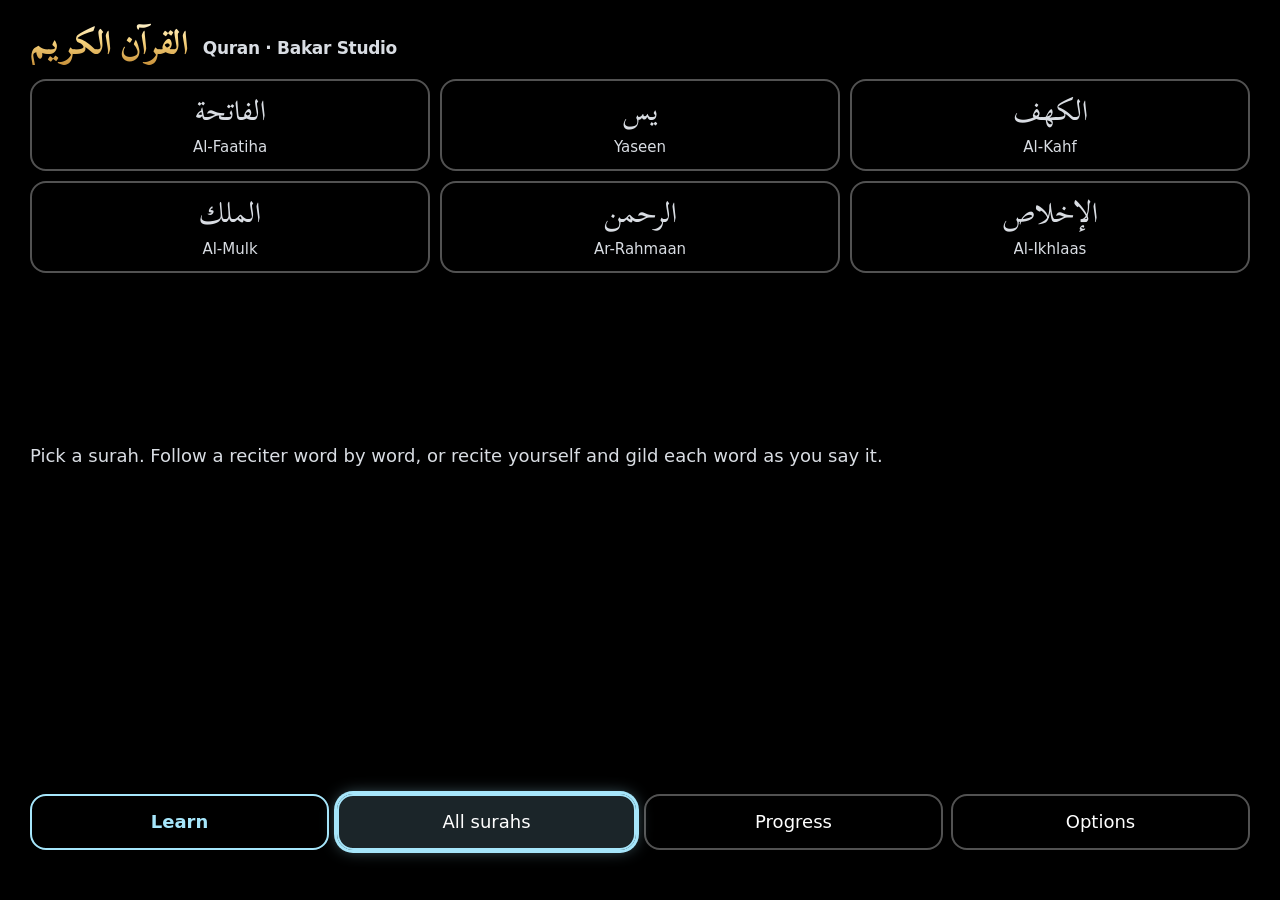
<file: index.html>
<!doctype html>
<html lang="en">
<head>
  <meta charset="utf-8">
  <meta name="viewport" content="width=device-width, initial-scale=1">
  <meta name="application-name" content="Bakar Quran">
  <meta name="apple-mobile-web-app-title" content="Bakar Quran">
  <meta name="description" content="Read a surah, listen to the recitation, and follow each word.">
  <meta name="mrbd-web-app-capable" content="yes">
  <meta name="robots" content="noindex, nofollow">
  <meta name="theme-color" content="#000000">
  <title>Bakar Quran</title>
  <link rel="icon" href="icon.svg" type="image/svg+xml">
  <link rel="manifest" href="manifest.webmanifest">
  <link rel="apple-touch-icon" sizes="192x192" href="icon-192.png">
  <link rel="preconnect" href="https://fonts.googleapis.com">
  <link rel="preconnect" href="https://fonts.gstatic.com" crossorigin>
  <!-- Three Arabic fonts (Options → Arabic font); only the one in use is downloaded. -->
  <link rel="stylesheet" href="https://fonts.googleapis.com/css2?family=Amiri+Quran&family=Noto+Naskh+Arabic:wght@500;700&family=Scheherazade+New:wght@500;700&display=swap">
  <link rel="stylesheet" href="style.css">
</head>
<body>
  <main>
    <!-- Home: carry on where you stopped, or pick a surah. -->
    <section id="home" class="screen" aria-labelledby="homeTitle">
      <header class="head">
        <h1 id="homeTitle"><span class="title-ar" lang="ar" dir="rtl" translate="no">القرآن الكريم</span><span class="title-en">Quran · Bakar Studio</span></h1>
        <span class="headside"><span id="homeNote" class="dim"></span><span class="batt" data-batt hidden></span></span>
      </header>
      <button id="resume" class="card" data-tip="Carry on where you stopped" hidden>
        <span class="eyebrow">Continue</span>
        <span class="cardline"><span id="resumeName" class="big"></span><span id="resumeArabic" class="ar-name" lang="ar" dir="rtl" translate="no"></span></span>
        <span id="resumeMeta" class="dim"></span>
      </button>
      <div id="picks" class="picks"></div>
      <p id="homeHint" class="hint" hidden>Pick a surah. Follow a reciter word by word, or recite yourself and gild each word as you say it.</p>
      <div class="row3">
        <button id="homeLearn" class="pill learn-pill" data-tip="Hands-free: hear it, say it, then from memory"><span>Learn</span></button>
        <button id="allSurahs" class="pill" data-tip="All 114 surahs, in order"><span>All surahs</span></button>
        <button id="homeProgress" class="pill" data-tip="Ayahs you recited, hints and time"><span>Progress</span></button>
        <button id="homeOptions" class="pill" data-tip="Reciter, font, effects and more"><span>Options</span></button>
      </div>
      <p id="tip-home" class="tip" aria-hidden="true"></p>
    </section>

    <!-- All 114 surahs. -->
    <section id="list" class="screen" aria-labelledby="listTitle" hidden>
      <header class="head">
        <h2 id="listTitle" tabindex="-1">Surahs</h2>
        <span id="tip-list" class="dim headtip" data-default="Swipe left or right to jump ten">Swipe left or right to jump ten</span>
      </header>
      <p id="listStatus" role="status" hidden></p>
      <button id="retryList" class="pill" hidden>Retry</button>
      <ol id="surahs" class="surahs"></ol>
    </section>

    <!-- Reader: one ayah at a time. Recited words are gilded; the word being said is brightest. -->
    <section id="reader" class="screen reader" aria-label="Recitation" hidden>
      <header class="topline">
        <span id="where" class="where"></span>
        <span id="who" class="who"><span id="liveDot" class="dot" aria-hidden="true"></span><span id="whoText"></span><span class="batt" data-batt hidden></span></span>
      </header>
      <div class="rule" aria-hidden="true"><span class="rule-gem"></span></div>
      <p id="basmala" class="basmala" lang="ar" dir="rtl" translate="no" hidden></p>
      <div id="textbox" class="textbox" tabindex="-1" aria-label="Ayah text">
        <p id="ayah" class="ayah" lang="ar" dir="rtl" translate="no"></p>
        <span id="comet" class="comet" aria-hidden="true"></span>
      </div>
      <canvas id="fx" class="fx" aria-hidden="true"></canvas>
      <p id="gloss" class="gloss" aria-live="off"></p>
      <p id="meaning" class="meaning"></p>
      <button id="retryAyah" class="pill" hidden>Retry loading ayah</button>
      <p id="arabicSource" class="arabic-source" hidden>
        Arabic only · <a href="https://tanzil.net/">Tanzil Project</a>
        <button id="retryReader" type="button">Retry audio &amp; meanings</button>
      </p>
      <div class="controls">
        <button id="prevAyah" class="round" aria-label="Previous ayah">
          <svg viewBox="0 0 24 24" aria-hidden="true"><path d="M6 5h2.2v14H6zM19 5.6v12.8a.8.8 0 0 1-1.2.7L9.5 12.7a.8.8 0 0 1 0-1.4l8.3-6.4a.8.8 0 0 1 1.2.7z"/></svg>
        </button>
        <button id="play" class="round primary" aria-label="Play">
          <svg id="playIcon" viewBox="0 0 24 24" aria-hidden="true"><path d="M8 5.4v13.2a.9.9 0 0 0 1.4.8l10.2-6.6a.9.9 0 0 0 0-1.6L9.4 4.6A.9.9 0 0 0 8 5.4z"/></svg>
          <svg id="pauseIcon" viewBox="0 0 24 24" aria-hidden="true" hidden><rect x="6" y="5" width="4.2" height="14" rx="1.2"/><rect x="13.8" y="5" width="4.2" height="14" rx="1.2"/></svg>
        </button>
        <button id="hint" class="round primary" aria-label="Hint for the next word" hidden>
          <svg viewBox="0 0 24 24" aria-hidden="true"><path d="M12 2.5a6.8 6.8 0 0 0-4 12.3c.6.5 1 1.2 1 2V18h6v-1.2c0-.8.4-1.5 1-2A6.8 6.8 0 0 0 12 2.5zM9.2 19.6h5.6v1a1.4 1.4 0 0 1-1.4 1.4h-2.8a1.4 1.4 0 0 1-1.4-1.4z"/></svg>
        </button>
        <button id="voice" class="pill android-mic" aria-label="Start Android mic" aria-pressed="false" hidden>
          <span id="voiceLabel">Start Android mic</span>
        </button>
        <button id="nextAyah" class="round" aria-label="Next ayah">
          <svg viewBox="0 0 24 24" aria-hidden="true"><path d="M15.8 5H18v14h-2.2zM5 5.6v12.8a.8.8 0 0 0 1.2.7l8.3-6.4a.8.8 0 0 0 0-1.4L6.2 4.9a.8.8 0 0 0-1.2.7z"/></svg>
        </button>
        <button id="learn" class="round" aria-label="Learn hands-free">
          <svg viewBox="0 0 24 24" aria-hidden="true"><path d="M17 2l4 4-4 4V7H7a3 3 0 0 0-3 3v1H2v-1a5 5 0 0 1 5-5h10V2zM7 22l-4-4 4-4v3h10a3 3 0 0 0 3-3v-1h2v1a5 5 0 0 1-5 5H7v3z"/></svg>
        </button>
        <button id="mode" class="round" aria-label="Recite it yourself">
          <svg id="modeListen" viewBox="0 0 24 24" aria-hidden="true"><path d="M12 3a8 8 0 0 0-8 8v5.5A2.5 2.5 0 0 0 6.5 19H8v-7H6v-1a6 6 0 0 1 12 0v1h-2v7h1.5a2.5 2.5 0 0 0 2.5-2.5V11a8 8 0 0 0-8-8z"/></svg>
          <svg id="modeRecite" viewBox="0 0 24 24" aria-hidden="true" hidden><path d="M9.5 2.8a1.7 1.7 0 0 1 1.7 1.7v6.1l.9-.1V8.3a1.7 1.7 0 1 1 3.4 0v2.5l.6-.1a1.7 1.7 0 0 1 2 1.6v3.4c0 3.6-2.6 6.5-6.1 6.5h-.6a6 6 0 0 1-5-2.7l-2.6-4a1.6 1.6 0 0 1 2.4-2.1l1.6 1.4V4.5a1.7 1.7 0 0 1 1.7-1.7z"/></svg>
        </button>
        <button id="readerOptions" class="round" aria-label="Options">
          <svg viewBox="0 0 24 24" aria-hidden="true"><circle cx="5" cy="12" r="2.2"/><circle cx="12" cy="12" r="2.2"/><circle cx="19" cy="12" r="2.2"/></svg>
        </button>
      </div>
      <p id="tip" class="tip" aria-hidden="true"></p>
      <div id="cue" class="cue" role="status" hidden><span id="cueText"></span><span class="cue-dots" aria-hidden="true"><i></i><i></i><i></i></span></div>
    </section>

    <!-- Progress: what was gilded (by his pinches or his phone's listening) and the hints he used, kept on the glasses. -->
    <section id="progress" class="screen" aria-labelledby="progTitle" hidden>
      <header class="head">
        <h2 id="progTitle" tabindex="-1">Your progress</h2>
        <span id="tip-progress" class="dim headtip" data-default="Kept on these glasses">Kept on these glasses</span>
      </header>
      <div id="progBody" class="progbody"></div>
      <p class="credit">These are the words and ayahs gilded by your pinches or by what your phone heard, and the hints you used. They do not judge your recitation or your tajwīd.</p>
    </section>

    <!-- Options: swipe up/down to pick, left/right to change. -->
    <section id="options" class="screen" aria-labelledby="optTitle" hidden>
      <header class="head">
        <h2 id="optTitle">Options</h2>
        <span id="tip-options" class="dim headtip" data-default="Swipe left or right to change">Swipe left or right to change</span>
      </header>
      <div id="optRows" class="optrows"></div>
      <p class="credit">Arabic reading text from the <a href="https://tanzil.net/">Tanzil Project</a>. Quran.Foundation (Quran.com) supplies online text, word meanings, word audio and timing. English: Saheeh International. Recitations: QuranicAudio; “aligned”: mp3quran.net, timed by Bakar Studio. Follow my voice: mrmuminov’s model, built on NVIDIA FastConformer (CC BY 4.0). Gilding does not check tajwīd.</p>
    </section>

    <div id="toast" class="toast" role="status" aria-live="polite" hidden></div>
  </main>
  <audio id="audio" preload="none"></audio>
  <audio id="wordAudio" preload="none"></audio>
  <audio id="preview" preload="none"></audio>
  <script src="app.js"></script>
</body>
</html>
</file>
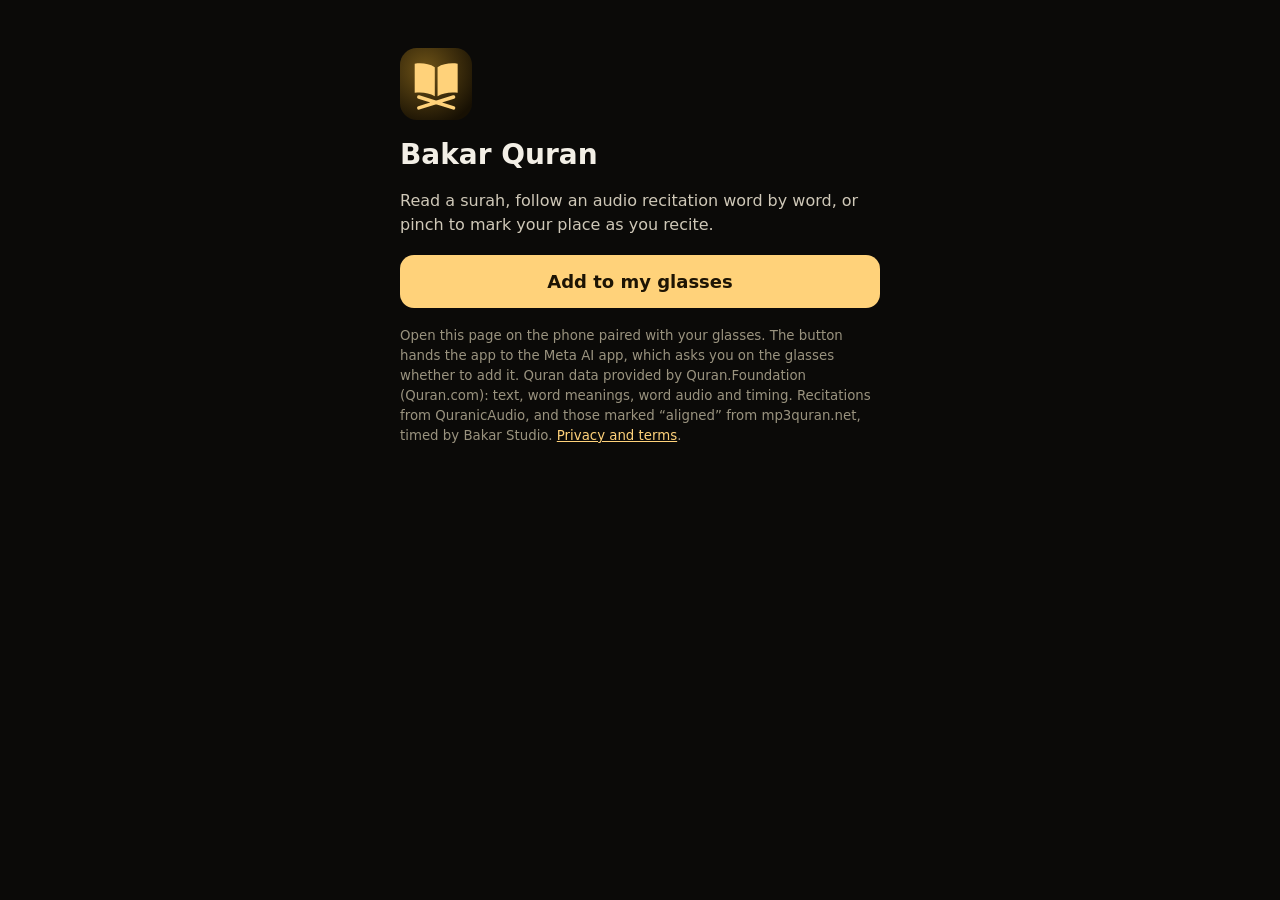
<file: install.html>
<!doctype html>
<html lang="en">
<head>
  <meta charset="utf-8">
  <meta name="viewport" content="width=device-width, initial-scale=1">
  <meta name="robots" content="noindex, nofollow">
  <title>Add Bakar Quran to your glasses</title>
  <link rel="icon" href="icon.svg" type="image/svg+xml">
  <style>
    :root { color-scheme: dark; }
    html, body { margin: 0; background: #0b0a08; color: #f3efe6; font-family: system-ui, -apple-system, "Segoe UI", Roboto, sans-serif; }
    main { max-inline-size: 30rem; margin: 0 auto; padding: 48px 20px; display: flex; flex-direction: column; gap: 18px; }
    img { inline-size: 72px; block-size: 72px; }
    h1 { margin: 0; font-size: 28px; }
    p { margin: 0; line-height: 1.5; color: #cfc8b8; }
    a.add { display: block; text-align: center; padding: 16px 20px; border-radius: 14px; background: #ffd27a; color: #1d1404; font-weight: 700; font-size: 18px; text-decoration: none; }
    a.add:focus-visible { outline: 3px solid #fff; outline-offset: 3px; }
    small { color: #9a937f; line-height: 1.5; }
  </style>
</head>
<body>
  <main>
    <img src="icon.svg" alt="">
    <h1>Bakar Quran</h1>
    <p>Read a surah, follow an audio recitation word by word, or pinch to mark your place as you recite.</p>
    <a class="add" href="fb-viewapp://web_app_deep_link?appName=Quran%20Glass&amp;appUrl=https%3A%2F%2Fbaklarrrr.github.io%2Fquran-glass%2F">Add to my glasses</a>
    <small>Open this page on the phone paired with your glasses. The button hands the app to the Meta AI app, which asks you on the glasses whether to add it. Quran data provided by Quran.Foundation (Quran.com): text, word meanings, word audio and timing. Recitations from QuranicAudio, and those marked “aligned” from mp3quran.net, timed by Bakar Studio. <a href="privacy.html" style="color:#ffd27a">Privacy and terms</a>.</small>
  </main>
</body>
</html>
</file>
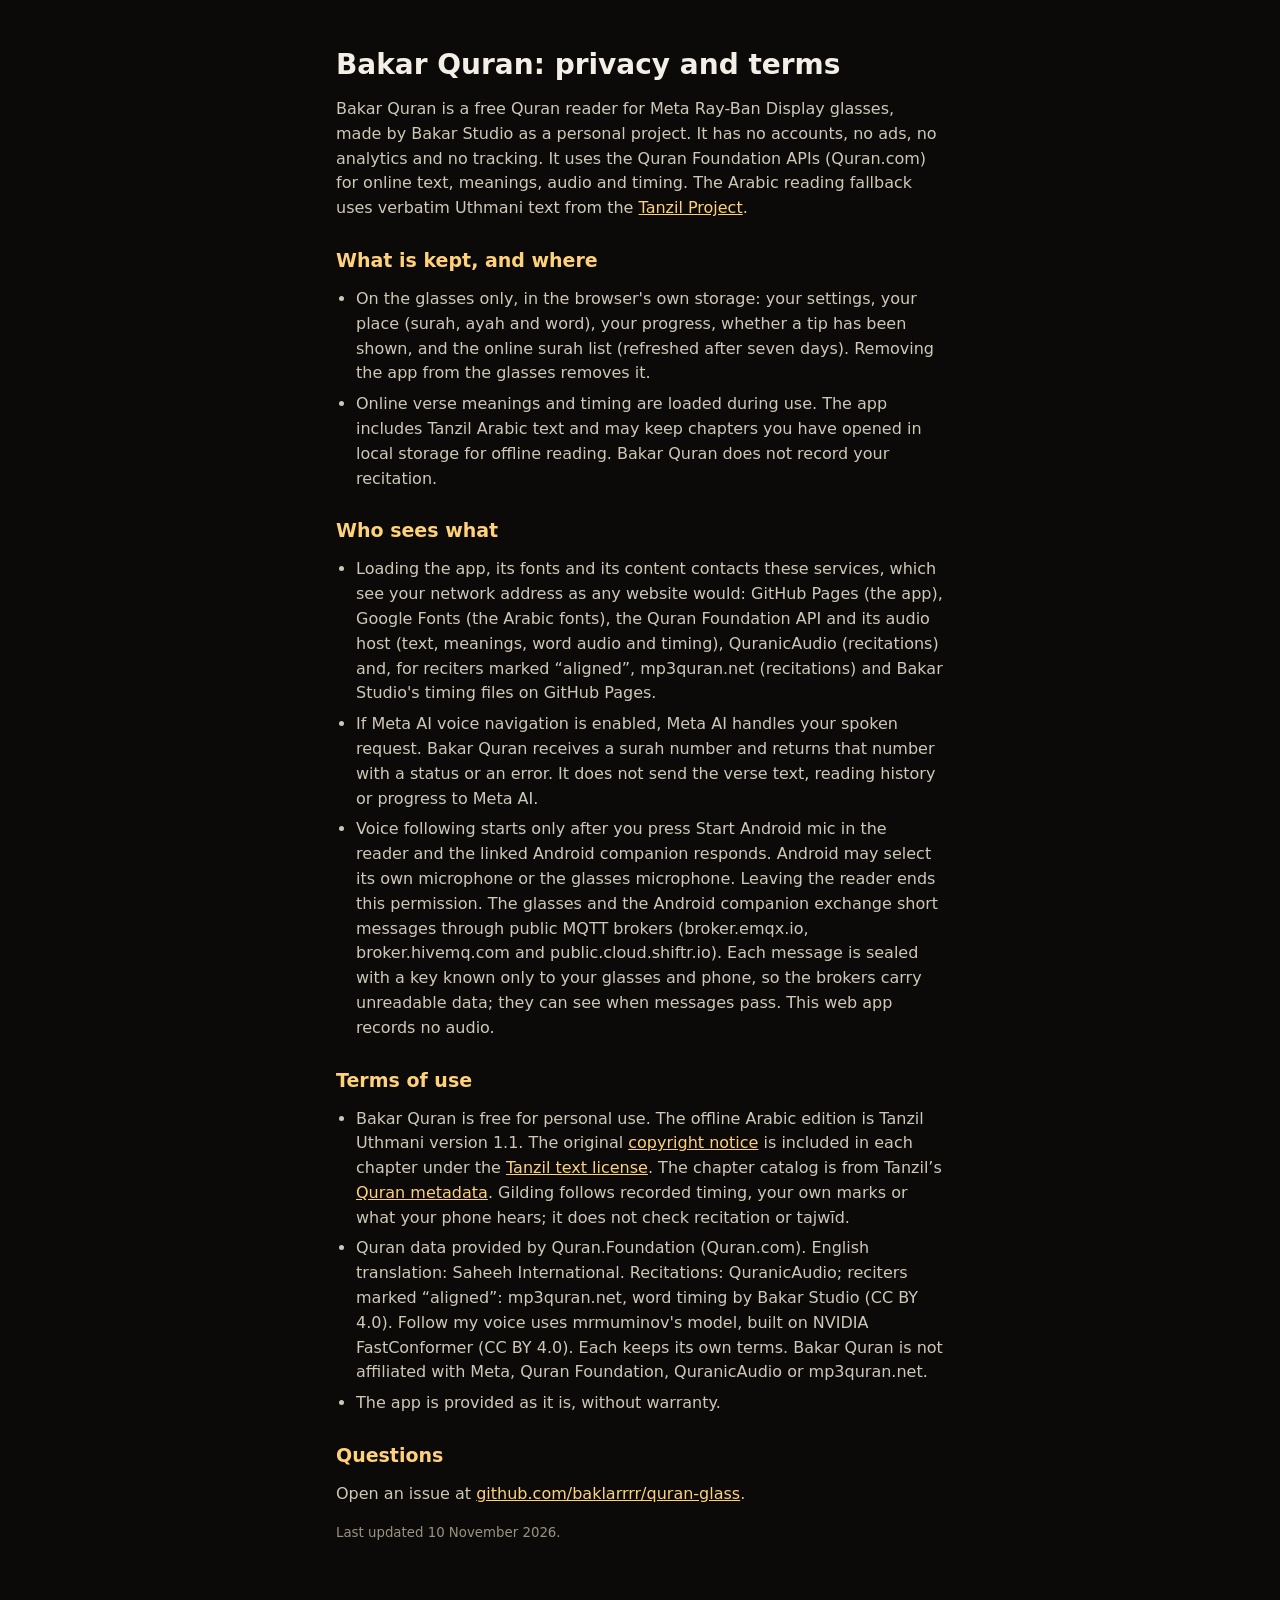
<file: privacy.html>
<!doctype html>
<html lang="en">
<head>
  <meta charset="utf-8">
  <meta name="viewport" content="width=device-width, initial-scale=1">
  <title>Bakar Quran: privacy and terms</title>
  <link rel="icon" href="icon.svg" type="image/svg+xml">
  <style>
    :root { color-scheme: dark; }
    html, body { margin: 0; background: #0b0a08; color: #f3efe6; font-family: system-ui, -apple-system, "Segoe UI", Roboto, sans-serif; }
    main { max-inline-size: 38rem; margin: 0 auto; padding: 48px 20px 64px; display: flex; flex-direction: column; gap: 16px; }
    h1 { margin: 0; font-size: 28px; }
    h2 { margin: 12px 0 0; font-size: 19px; color: #ffd27a; }
    p, li { margin: 0; line-height: 1.55; color: #cfc8b8; }
    ul { margin: 0; padding-inline-start: 20px; display: flex; flex-direction: column; gap: 6px; }
    a { color: #ffd27a; }
    small { color: #9a937f; line-height: 1.5; }
  </style>
</head>
<body>
  <main>
    <h1>Bakar Quran: privacy and terms</h1>
    <p>Bakar Quran is a free Quran reader for Meta Ray-Ban Display glasses, made by Bakar Studio as a personal
      project. It has no accounts, no ads, no analytics and no tracking. It uses the Quran Foundation APIs
      (Quran.com) for online text, meanings, audio and timing. The Arabic reading fallback uses verbatim Uthmani text from the <a href="https://tanzil.net/">Tanzil Project</a>.</p>

    <h2>What is kept, and where</h2>
    <ul>
      <li>On the glasses only, in the browser's own storage: your settings, your place (surah, ayah and word),
        your progress, whether a tip has been shown, and the online surah list (refreshed after seven days). Removing the app from the glasses removes it.</li>
      <li>Online verse meanings and timing are loaded during use. The app includes Tanzil Arabic text and may keep chapters you have opened in local storage for offline reading. Bakar Quran does not record your recitation.</li>
    </ul>

    <h2>Who sees what</h2>
    <ul>
      <li>Loading the app, its fonts and its content contacts these services, which see your network address as any
        website would: GitHub Pages (the app), Google Fonts (the Arabic fonts), the Quran Foundation API and its
        audio host (text, meanings, word audio and timing), QuranicAudio (recitations) and, for reciters marked
        “aligned”, mp3quran.net (recitations) and Bakar Studio's timing files on GitHub Pages.</li>
      <li>If Meta AI voice navigation is enabled, Meta AI handles your spoken request. Bakar Quran receives a surah number and returns that number with a status or an error. It does not send the verse text, reading history or progress to Meta AI.</li>
      <li>Voice following starts only after you press Start Android mic in the reader and the linked Android companion responds. Android may select its own microphone or the glasses microphone. Leaving the reader ends this permission. The glasses and the Android companion exchange short
        messages through public MQTT brokers (broker.emqx.io, broker.hivemq.com and
        public.cloud.shiftr.io). Each message is sealed with a key known only to your glasses and phone, so the
        brokers carry unreadable data; they can see when messages pass. This web app records no audio.</li>
    </ul>

    <h2>Terms of use</h2>
    <ul>
      <li>Bakar Quran is free for personal use. The offline Arabic edition is Tanzil Uthmani version 1.1. The original <a href="tanzil/NOTICE.txt">copyright notice</a> is included in each chapter under the <a href="https://tanzil.net/docs/Text_License">Tanzil text license</a>. The chapter catalog is from Tanzil’s <a href="https://tanzil.net/docs/Quran_Metadata">Quran metadata</a>. Gilding follows recorded timing, your own marks or what your phone hears; it does not check
        recitation or tajwīd.</li>
      <li>Quran data provided by Quran.Foundation (Quran.com). English translation: Saheeh International.
        Recitations: QuranicAudio; reciters marked “aligned”: mp3quran.net, word timing by Bakar Studio
        (CC BY 4.0). Follow my voice uses mrmuminov's model, built on NVIDIA FastConformer (CC BY 4.0). Each keeps
        its own terms. Bakar Quran is not affiliated with Meta, Quran Foundation, QuranicAudio or mp3quran.net.</li>
      <li>The app is provided as it is, without warranty.</li>
    </ul>

    <h2>Questions</h2>
    <p>Open an issue at <a href="https://github.com/baklarrrr/quran-glass/issues">github.com/baklarrrr/quran-glass</a>.</p>
    <small>Last updated 10 November 2026.</small>
  </main>
</body>
</html>
</file>
<file: style.css>
/* Bakar Quran on Meta Ray-Ban Display.
   The display is additive: black adds no light and reads as see-through, so the page stays black and
   only the words, a few hairlines and the focus glow are lit. Words not yet recited are a warm,
   restful white (in Recite myself the next one to say is in full light); recited words are gilded; the
   word being said is the brightest gold. Nothing moves on its own: the gilding advances only with the
   reciter or with the wearer's own marks. */
:root {
  --ink: #ffffff;
  --word: #ece7dc;              /* calm, slightly warm white */
  --word-ahead: rgba(236, 231, 220, 0.7); /* words still to come: dimmer than gold, so the eye follows the gilding */
  --soft: #d9dde3;
  --dim: #9aa3ad;
  --hair: rgba(255, 255, 255, 0.32);
  --gold: #ffd27a;
  --gold-soft: rgba(255, 210, 122, 0.18);
  /* One language with the desktop app: cool light is "now" and focus; gold only ever means finished or heard. */
  --now: #a6e6fb;
  --now-lit: #8fe0fa;
  --now-soft: rgba(166, 230, 251, 0.16);
  --brass: #c9b98f;
  --glow: 0 0 0 3px var(--now), 0 0 16px rgba(166, 230, 251, 0.45);
  /* Gilding: pale highlight at the top of the letters, deep gold at the base. */
  --gilt: linear-gradient(180deg, #fff3cf 0%, #f6d27c 46%, #c9923b 100%);
  --gilt-now: linear-gradient(180deg, #fffdf4 0%, #ffe7a8 42%, #f4bf55 100%);
  /* Fainter gilding for a word the phone did not catch clearly (Follow my voice). */
  --gilt-faint: linear-gradient(180deg, #e6d6ad 0%, #d6b56c 46%, #a97f3b 100%);
  /* Scheherazade New by default: open letterforms and sturdy strokes read best on the see-through
     display, and it carries every Uthmani mark. Amiri Quran and Noto Naskh are in Options → Arabic font. */
  --arabic: "Scheherazade New", "Amiri Quran", "Noto Naskh Arabic", serif;
  --arabic-weight: 500;
  --arabic-bold: 700;
}
/* Amiri Quran has one weight only; a synthetic bold would smear it. */
html[data-script="amiri"] { --arabic: "Amiri Quran", "Scheherazade New", serif; --arabic-weight: 400; --arabic-bold: 400; }
html[data-script="noto"] { --arabic: "Noto Naskh Arabic", "Scheherazade New", serif; --arabic-weight: 500; --arabic-bold: 700; }

* { box-sizing: border-box; }
[hidden] { display: none !important; }

html, body {
  margin: 0;
  inline-size: 100%;
  block-size: 100%;
  background: #000;
  color: var(--ink);
  font-family: system-ui, -apple-system, "Segoe UI", Roboto, sans-serif;
  -webkit-font-smoothing: antialiased;
}

main { block-size: 100%; position: relative; }

.screen {
  display: flex;
  flex-direction: column;
  gap: 14px;
  block-size: 100%;
  padding: 22px 30px 18px;
  overflow: hidden;
}

svg { fill: currentColor; }
p { margin: 0; }
h1, h2 { margin: 0; font-weight: 750; letter-spacing: -0.01em; }
h1 { font-size: 32px; }
h2 { font-size: 27px; }
h2:focus { outline: none; }
.dim { color: var(--dim); font-size: 15px; }
.head { display: flex; align-items: baseline; justify-content: space-between; gap: 12px; flex: none; }
/* Header explanations double as the screen's tip line: the focused row's explanation replaces the
   default text, then fades back. */
.headtip { text-align: end; min-inline-size: 0; white-space: nowrap; overflow: hidden; text-overflow: ellipsis; transition: color 160ms ease; }
.headtip.on { color: var(--now); }
.headside { display: inline-flex; align-items: center; gap: 12px; }

/* Home title: the name of the Book in gilded script, the app's name small beside it. */
h1 { display: flex; align-items: baseline; gap: 14px; }
.title-ar {
  font-family: var(--arabic); font-weight: var(--arabic-bold); font-size: 34px; line-height: 1.25;
  background: var(--gilt); -webkit-background-clip: text; background-clip: text; color: transparent;
}
.title-en { font-size: 17px; font-weight: 600; color: var(--soft); }

/* Glasses battery, when the browser reports it. */
.batt { display: inline-flex; align-items: center; gap: 5px; font-size: 14px; color: var(--dim); font-variant-numeric: tabular-nums; }
.batt svg { inline-size: 20px; block-size: 12px; }
.batt.low { color: #ff9d8a; }
.batt.charging { color: var(--now); }

button {
  display: inline-grid; place-items: center;
  border: 2px solid var(--hair); background: transparent; color: var(--ink);
  font: inherit; cursor: pointer; padding: 0; outline: none;
  -webkit-tap-highlight-color: transparent;
}
button:focus { border-color: var(--now); background: var(--now-soft); box-shadow: var(--glow); }
button:active { transform: scale(0.95); }
button[disabled] { opacity: 0.35; }

/* ---- home ---------------------------------------------------------------------------------- */
.card {
  display: flex; flex-direction: column; align-items: flex-start; gap: 4px;
  inline-size: 100%; padding: 14px 20px 16px; border-radius: 20px; text-align: start; flex: none;
}
.eyebrow { font-size: 16px; font-weight: 600; color: var(--now); }
.cardline { display: flex; align-items: baseline; justify-content: space-between; gap: 16px; inline-size: 100%; }
.big { font-size: 30px; font-weight: 750; }
.ar-name { font-family: var(--arabic); font-weight: var(--arabic-weight); font-size: 34px; line-height: 1.2; color: var(--soft); }
button:focus .ar-name { background: var(--gilt); -webkit-background-clip: text; background-clip: text; color: transparent; }
.picks { display: grid; grid-template-columns: repeat(3, minmax(0, 1fr)); gap: 10px; flex: none; }
.pick { display: flex; flex-direction: column; align-items: center; gap: 2px; padding: 6px 6px 10px; border-radius: 16px; min-block-size: 92px; }
.pick .ar-name { font-size: 28px; line-height: 1.75; }
.pick .en { font-size: 15px; line-height: 1.2; color: var(--soft); white-space: nowrap; overflow: hidden; text-overflow: ellipsis; max-inline-size: 100%; }
.hint { font-size: 18px; line-height: 1.4; color: var(--soft); margin: auto 0; }
.row3 { display: grid; grid-template-columns: repeat(4, minmax(0, 1fr)); gap: 8px; flex: none; margin-top: auto; }
.row3 .pill { font-size: 18px; }
.row3 .learn-pill { border-color: var(--now); color: var(--now); font-weight: 650; }
.pill { block-size: 56px; border-radius: 16px; font-size: 19px; }

/* ---- surah list ------------------------------------------------------------------------------ */
.surahs { list-style: none; margin: 0; padding: 8px 12px 14px; display: flex; flex-direction: column; gap: 8px; min-block-size: 0; overflow: auto; scrollbar-width: none; }
.surahs::-webkit-scrollbar { display: none; }
.surahs button {
  inline-size: 100%; display: grid; grid-template-columns: 44px minmax(0, 1fr) auto; align-items: center; justify-items: start; gap: 14px;
  padding: 6px 16px; border-radius: 16px; border-width: 1.5px; text-align: start; min-block-size: 64px;
}
.surahs button .num { justify-self: center; }
.surahs button .ar-name { justify-self: end; line-height: 1.6; }
.num { font-size: 17px; color: var(--dim); font-variant-numeric: tabular-nums; text-align: center; }
.names { min-inline-size: 0; display: flex; flex-direction: column; }
.names .en { font-size: 20px; white-space: nowrap; overflow: hidden; text-overflow: ellipsis; }
.names .sub { font-size: 14px; color: var(--dim); white-space: nowrap; overflow: hidden; text-overflow: ellipsis; }
.surahs .ar-name { font-size: 26px; }
.surahs button:focus .num { color: var(--now); }

/* ---- reader --------------------------------------------------------------------------------- */
.reader { gap: 10px; padding-block-end: 12px; position: relative; }
.topline { display: flex; align-items: center; justify-content: space-between; gap: 12px; font-size: 15px; color: var(--dim); flex: none; min-block-size: 20px; }
/* The place (surah and ayah) is never trimmed; if anything has to give, it is the end of the status. */
.where { flex: none; white-space: nowrap; color: var(--soft); } /* carries the surah and ayah: readable outdoors */
.who { display: inline-flex; align-items: center; gap: 8px; min-inline-size: 0; white-space: nowrap; font-variant-numeric: tabular-nums; }
#whoText { min-inline-size: 0; overflow: hidden; text-overflow: ellipsis; }
.dot { inline-size: 8px; block-size: 8px; border-radius: 50%; background: var(--dim); }
.dot.live { background: var(--now); box-shadow: 0 0 8px var(--now); }
/* A fine gold rule under the top line with a small lozenge at its centre: with the ayah medallion,
   the only ornament. */
.rule {
  flex: none; position: relative; block-size: 1px; margin-block: -4px 0;
  background: linear-gradient(90deg, transparent, rgba(201, 185, 143, 0.5) 20%, rgba(201, 185, 143, 0.5) 80%, transparent);
}
.rule-gem {
  position: absolute; inset-inline-start: 50%; inset-block-start: 50%; inline-size: 7px; block-size: 7px;
  margin: -3.5px 0 0 -3.5px; transform: rotate(45deg); border: 1px solid rgba(201, 185, 143, 0.8); background: #000;
}

/* Its own layer, so the streak can pass behind the letters. */
.textbox { flex: 1; min-block-size: 0; overflow: hidden auto; scrollbar-width: none; display: flex; border-radius: 18px; outline: none; position: relative; isolation: isolate; }
.textbox::-webkit-scrollbar { display: none; }
/* In Recite myself the text itself takes the pinches; a gold frame says so (strong enough to read
   over a bright sky). */
.textbox:focus { box-shadow: inset 0 0 0 2px var(--now); }
.ayah {
  margin: auto 0; inline-size: 100%; padding-inline: 6px;
  font-family: var(--arabic); font-weight: var(--arabic-weight); font-size: 44px; line-height: 1.95; text-align: center;
  word-spacing: 0.06em; color: var(--word);
}
/* Light follows the recitation: words still to come are the dimmest, gilded words glow gold and the
   word being said is the brightest thing on screen. */
/* A word never breaks across lines: Quran.com sends a pause sign inside its word after a space, and a
   break there carried the sign to the next line, over another word. */
.ayah .w { position: relative; color: var(--word-ahead); white-space: nowrap; }
.ayah .w.said, .ayah .w.now, .ayah .end.done {
  background: var(--gilt);
  -webkit-background-clip: text; background-clip: text;
  color: transparent;
  /* The gold is painted inside each word's box; pause marks such as ۛ and ۚ sit just outside the
     glyph box, so the box is widened (without moving anything) to keep them. */
  padding: 0.34em 0.3em; margin: -0.34em -0.3em;
}
/* The word being said: the brightest gold, a soft halo, and a gold line under it that does not rely
   on colour alone. */
.ayah .w.now {
  background: linear-gradient(to left, var(--now-lit) calc(var(--f, 0) * 100% - 5%), var(--word) calc(var(--f, 0) * 100% + 5%));
  -webkit-background-clip: text; background-clip: text;
  filter: drop-shadow(0 0 7px rgba(126, 214, 240, 0.5));
  text-decoration: underline 2px var(--now); text-decoration-skip-ink: none; text-underline-offset: 0.42em;
}
/* Effects off or Reduce Motion: the word is simply lit, with no moving edge. */
.fx-off .ayah .w.now { background: none; color: var(--now-lit); filter: none; }
/* Follow my voice: a word the phone heard but could not make out is gilded in a fainter gold, with no
   line of its own (dotted lines belong to Memorise and hints). It stays brighter than the words still
   to come, and the reader says once what it means. */
.ayah .w.said.unclear { background: var(--gilt-faint); -webkit-background-clip: text; background-clip: text; }
/* Where the wearer is in Recite myself: the word to say next is in full light, brighter than the gold
   behind it, with a gold line under it at the text (not the box). */
.ayah .w.next {
  color: var(--word);
  text-decoration: underline 2px var(--now); text-decoration-skip-ink: none; text-underline-offset: 0.42em;
}
.ayah .w.veiled {
  color: transparent;
  text-decoration: underline dotted 2px rgba(255, 255, 255, 0.35); text-decoration-skip-ink: none; text-underline-offset: 0.42em;
}
.ayah .w.veiled.next { text-decoration-color: var(--now); }
/* Hint, step one in Memorise: the first letter shows where the hidden word begins. */
.ayah .w.lettered::before {
  content: attr(data-first); position: absolute; inset-inline-start: 0; inset-block-start: 0;
  color: var(--gold);
}
/* Hint, step two: the word itself, still to be gilded by the wearer's own mark. */
.ayah .w.hinted {
  color: var(--word); opacity: 0.8;
  text-decoration: underline dotted 2px rgba(255, 210, 122, 0.75); text-decoration-skip-ink: none; text-underline-offset: 0.42em;
}
/* Solid gold: it carries the ayah number, and fine lines at lower light vanish outdoors. */
.ayah .end { color: var(--brass); font-size: 0.82em; }
.ayah .end.done { filter: drop-shadow(0 0 6px rgba(255, 196, 90, 0.5)); }
.ayah.loading { font-family: inherit; font-size: 20px; color: var(--dim); }

/* ---- effects (Options → Effects; off with reduced motion). All run once on a change, none idle. */
/* Gilding arrives as a light passing through the letters, in reading direction (right to left). */
@keyframes gild-sweep { from { background-position: 0% 0, 0 0; } to { background-position: 100% 0, 0 0; } }
.fx-calm .ayah .w.said.sweep, .fx-full .ayah .w.said.sweep {
  background: linear-gradient(100deg, transparent 38%, #fff3cf 50%, transparent 62%), var(--gilt);
  background-size: 300% 100%, 100% 100%;
  -webkit-background-clip: text; background-clip: text;
  animation: gild-sweep 760ms cubic-bezier(0.3, 0.2, 0.5, 0.95) 1;
}
.fx-calm .ayah .w.said.unclear.sweep, .fx-full .ayah .w.said.unclear.sweep {
  background: linear-gradient(100deg, transparent 38%, #fff3cf 50%, transparent 62%), var(--gilt-faint);
  background-size: 300% 100%, 100% 100%;
  -webkit-background-clip: text; background-clip: text;
}
/* A soft streak from the last word to the word now being said (Follow the reciter). */
.comet {
  position: absolute; inset-block-start: 0; inset-inline-start: 0; inline-size: 0; block-size: 0;
  border-radius: 999px; pointer-events: none; opacity: 0; z-index: -1;
  background: radial-gradient(closest-side, rgba(190, 238, 252, 0.75), rgba(126, 214, 240, 0.26) 60%, transparent);
  filter: blur(6px);
}
/* Gold sparks when an ayah is complete. */
.fx { position: absolute; inset: 0; inline-size: 100%; block-size: 100%; pointer-events: none; }

.gloss { flex: none; min-block-size: 26px; text-align: center; font-size: 20px; color: var(--gold); white-space: nowrap; overflow: hidden; text-overflow: ellipsis; }
.gloss .tr { color: var(--soft); font-style: italic; }
/* Three lines of the English meaning; a longer one moves on with the recitation a line at a time and
   fades at the bottom while more follows (it was cut off in 18.5% of ayahs). */
.meaning {
  flex: none; font-size: 17px; line-height: 1.32; color: var(--soft); text-align: center;
  max-block-size: calc(3 * 1.32em); overflow: hidden;
}
.meaning.more { -webkit-mask-image: linear-gradient(to bottom, #000 64%, transparent); mask-image: linear-gradient(to bottom, #000 64%, transparent); }

.controls { display: flex; justify-content: center; align-items: center; gap: 14px; flex: none; }
.round { border-radius: 50%; inline-size: 64px; block-size: 64px; position: relative; }
.round svg { inline-size: 28px; block-size: 28px; }
/* Softer than pure white at rest, so the gilded text stays the brightest thing; focus makes it gold. */
.round.primary { inline-size: 80px; block-size: 80px; border: 3px solid rgba(236, 231, 220, 0.6); }
.round.primary svg { inline-size: 38px; block-size: 38px; }
#hint.primary { border-color: var(--now); color: var(--now); }
/* Listening: the microphone button fills with gold light only while the phone says it is listening
   (not while asking or getting ready; the top line says those), the Hint button beside it is a ring
   only, and the top line says Listening in gold. */
#voice.on { border-color: rgba(255, 210, 122, 0.85); color: var(--gold); background: var(--gold-soft); }
.who.listening { color: var(--gold); }
/* One line always, so a tip never shifts the text above it. */
.tip { flex: none; min-block-size: 22px; text-align: center; font-size: 17px; font-weight: 650; color: var(--now); opacity: 0; margin-block-start: -4px; white-space: nowrap; overflow: hidden; text-overflow: ellipsis; }
.tip.on { opacity: 1; }

/* ---- progress ------------------------------------------------------------------------------- */
.progbody { display: flex; flex-direction: column; gap: 10px; min-block-size: 0; overflow: auto; scrollbar-width: none; padding: 3px 4px 6px; }
.progbody::-webkit-scrollbar { display: none; }
.prow { flex: none; padding: 10px 16px 12px; border: 1.5px solid var(--hair); border-radius: 16px; outline: none; }
.prow:focus { border-color: var(--now); background: var(--now-soft); box-shadow: var(--glow); }
.prow .lab { font-size: 13px; letter-spacing: 0.06em; text-transform: uppercase; color: var(--dim); }
.prow .val { font-size: 21px; font-weight: 700; margin-block-start: 2px; }
.prow .sub { font-size: 15px; color: var(--soft); margin-block-start: 2px; }
.bar { block-size: 4px; border-radius: 2px; background: rgba(255, 255, 255, 0.18); margin-block-start: 8px; overflow: hidden; }
.bar > span { display: block; block-size: 100%; background: var(--gilt); }
.prow ol { list-style: none; margin: 4px 0 0; padding: 0; display: flex; flex-direction: column; gap: 3px; font-size: 15px; color: var(--soft); }

/* ---- options -------------------------------------------------------------------------------- */
.optrows { display: flex; flex-direction: column; gap: 8px; min-block-size: 0; overflow: auto; scrollbar-width: none; padding: 8px 12px 14px; } /* room for the focus glow */
.optrows::-webkit-scrollbar { display: none; }
.orow {
  flex: none; display: grid; grid-template-columns: 150px minmax(0, 1fr); align-items: center; gap: 12px;
  min-block-size: 54px; padding: 0 16px; border: 1.5px solid var(--hair); border-radius: 16px; outline: none;
}
.orow .lab { font-size: 19px; }
.orow .val { display: flex; justify-content: space-between; align-items: center; font-size: 19px; font-weight: 700; min-inline-size: 0; }
.orow .val .v { white-space: nowrap; overflow: hidden; text-overflow: ellipsis; padding: 0 6px; }
.orow .arrow { color: var(--dim); font-size: 26px; line-height: 1; }
.orow:focus { border-color: var(--now); background: var(--now-soft); box-shadow: var(--glow); }
.orow:focus .arrow { color: var(--now); }
/* Arabic font: a word in the chosen font beside its name. */
.orow .val .sample { font-family: var(--arabic); font-weight: var(--arabic-weight); font-size: 24px; line-height: 1.3; color: var(--gold); white-space: nowrap; }
/* While a reciter's voice previews, its name carries a small gold sound mark. */
.orow.previewing .v::after { content: " ♪"; color: var(--gold); }
/* The reset row is an action, not a choice: one centred label. */
.orow.action { grid-template-columns: 1fr; text-align: center; }
.orow.action .lab { font-weight: 700; }
.orow.action.armed { border-color: rgba(255, 157, 138, 0.9); }
/* Armed for the second pinch: the focus ring itself turns warning red, so it is not hidden under gold. */
.orow.action.armed:focus { border-color: #ff9d8a; background: rgba(255, 157, 138, 0.16); box-shadow: 0 0 0 3px #ff9d8a, 0 0 16px rgba(255, 157, 138, 0.5); }
.orow.action.armed .lab { color: #ffb8a8; }
/* Armed, the list of what Reset restores takes the whole header line for its three seconds. The title
   keeps its space, so nothing below moves. */
#options.resetting .head { position: relative; }
#options.resetting .head h2 { visibility: hidden; }
#options.resetting .headtip { position: absolute; inset-inline: 0; inset-block-start: 50%; transform: translateY(-50%); text-align: start; }
.credit { flex: none; margin-top: auto; font-size: 13px; line-height: 1.35; color: var(--dim); text-wrap: pretty; } /* no lone last word */

/* ---- toast ---------------------------------------------------------------------------------- */
.toasting .topline, .toasting .head { opacity: 0; }
.toast {
  position: absolute; inset-inline: 0; inset-block-start: 14px; margin-inline: auto; inline-size: max-content; max-inline-size: 84%;
  padding: 8px 18px; border-radius: 999px; border: 1.5px solid rgba(166, 230, 251, 0.6);
  /* A faint cool light, opaque, so the rule and the text's frame
     under a two-line message never run through its words. */
  color: var(--ink); font-size: 17px; background: rgb(20, 34, 40); text-wrap: balance; text-align: center;
}
/* In the reader a message stays above the text, even on the longest ayah: smaller type nearer the top,
   so two lines end at 54.5 px and the text box starts at 59 px. */
.reader:not([hidden]) ~ .toast { inset-block-start: 4px; padding: 5px 16px; font-size: 15px; line-height: 1.25; max-inline-size: 90%; }

/* ---- the recital: while a reciter plays and nothing is pressed, the lens belongs to the ayah --------- */
.stage .controls { opacity: 0; pointer-events: none; }
.stage .tip { opacity: 0; }
.stage .topline { opacity: 0.55; }
.stage .rule { opacity: 0.35; }
.stage .meaning { opacity: 0.8; }
.toasting .stage .topline { opacity: 0; }
/* Learn, hands-free: one plain word says whose turn it is, where the controls were. */
.learning.stage .topline { opacity: 0.85; }
.toasting .learning.stage .topline { opacity: 0; }
/* From memory: nothing on the lens gives the word away. It turns gold only after its moment has passed. */
.memory .gloss, .memory .meaning { visibility: hidden; }
.memory .ayah .w.now { background: none; color: transparent; filter: none; }
.cue { position: absolute; inset-inline: 0; inset-block-end: 30px; display: flex; flex-direction: column; align-items: center; gap: 9px; pointer-events: none; }
#cueText { font-size: 28px; font-weight: 650; line-height: 1.15; color: var(--now); }
.cue-dots { display: flex; gap: 10px; }
.cue-dots i { inline-size: 10px; block-size: 10px; border-radius: 50%; border: 1.5px solid var(--soft); }
.cue-dots i.on { background: var(--now); border-color: var(--now); }

@media (prefers-reduced-motion: no-preference) {
  .reader .controls, .reader .topline, .reader .rule, .reader .meaning { transition: opacity 420ms cubic-bezier(0.2, 0, 0, 1); }
  button, .orow, .prow { transition: box-shadow 140ms ease, background-color 140ms ease, border-color 140ms ease, transform 90ms ease; }
  .tip { transition: opacity 180ms ease; }
  .ayah .w { transition: filter 140ms ease; }
}

.basmala { text-align: center; color: var(--dim); font-family: var(--arabic, serif); font-size: 1.45rem; line-height: 1.7; margin: 0 0 .35rem; }
.arabic-source { margin: .2em 0; text-align: center; color: var(--dim); font-size: 16px; }
.arabic-source a, .credit a { color: inherit; }
.arabic-source button { margin-inline-start: .55em; padding: .38em .75em; border: 1px solid var(--dim); border-radius: 999px; font: inherit; color: var(--ink); }
.arabic-source button:focus-visible, .arabic-source a:focus-visible { outline: 2px solid var(--gold); outline-offset: 2px; }



.controls .android-mic { flex: 0 0 108px; min-height: 56px; padding: 2px 4px; font-size: 17px; line-height: 1.1; }
</file>
